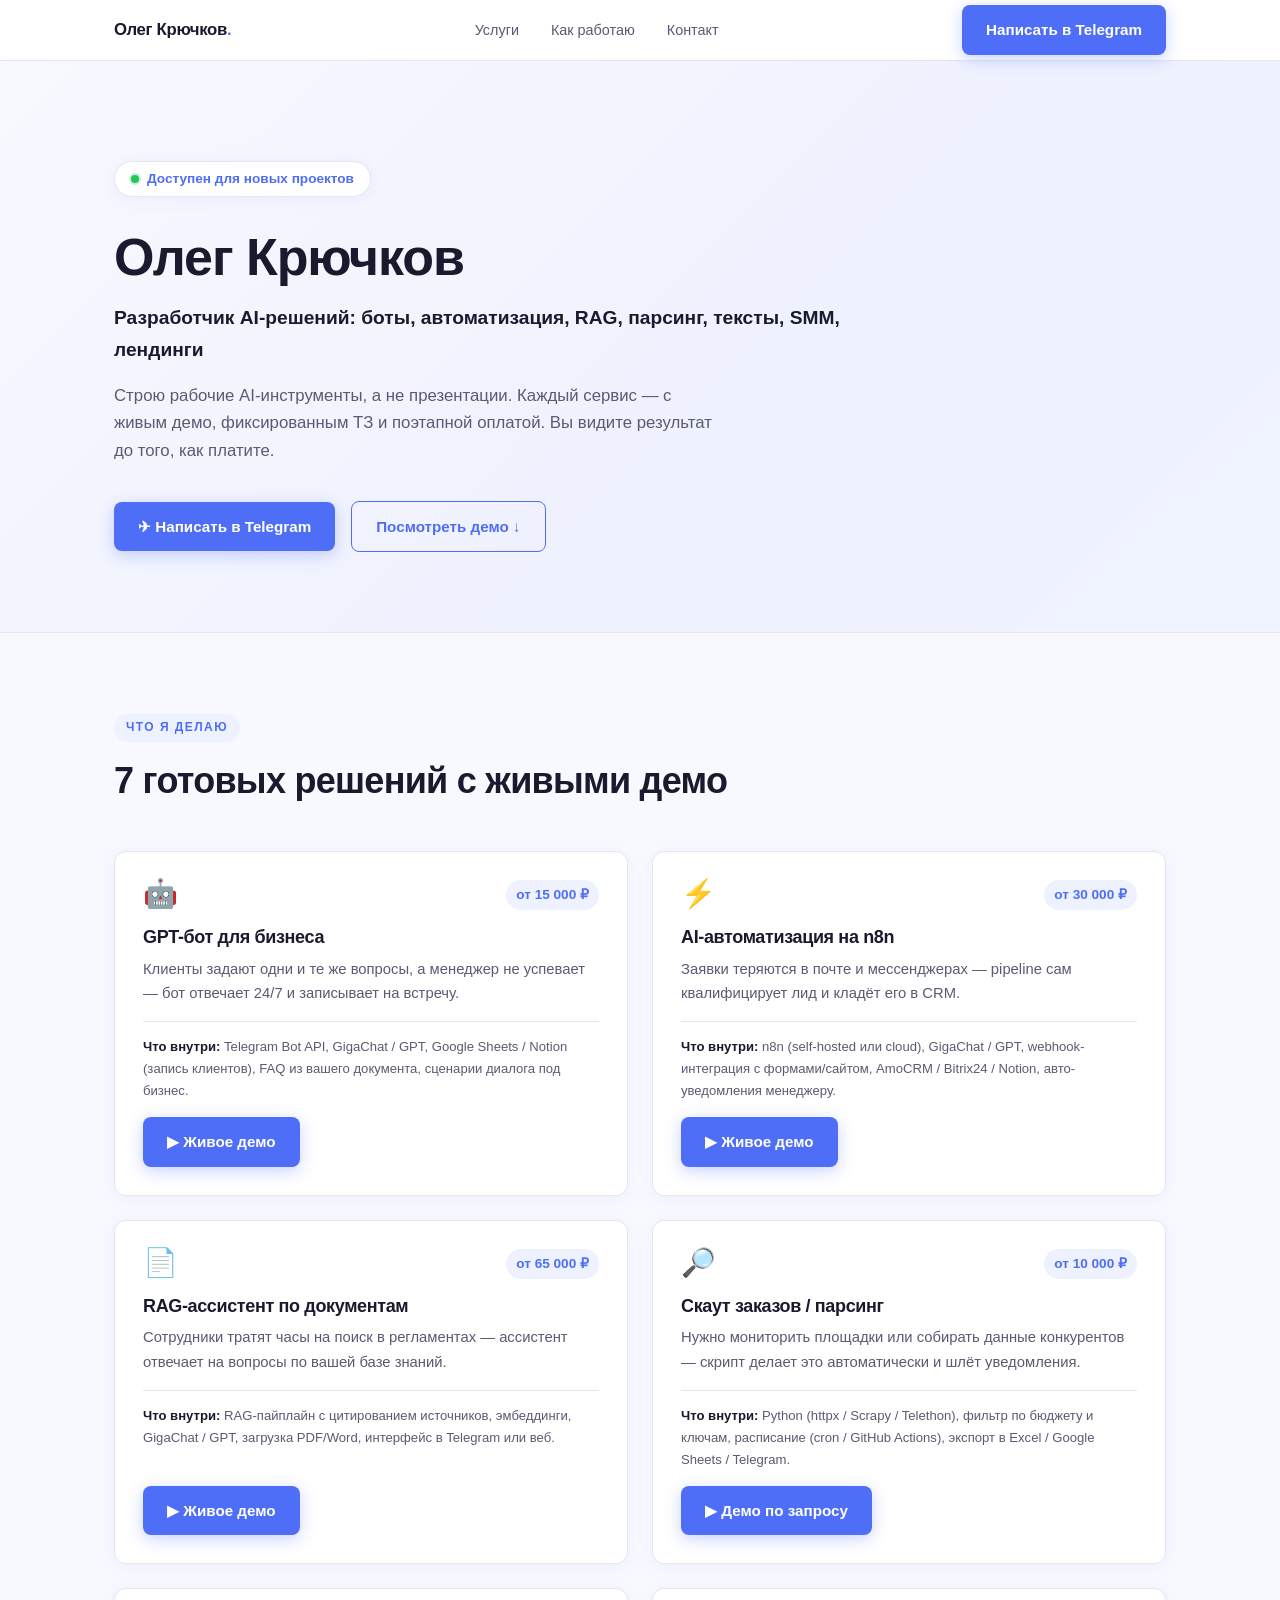
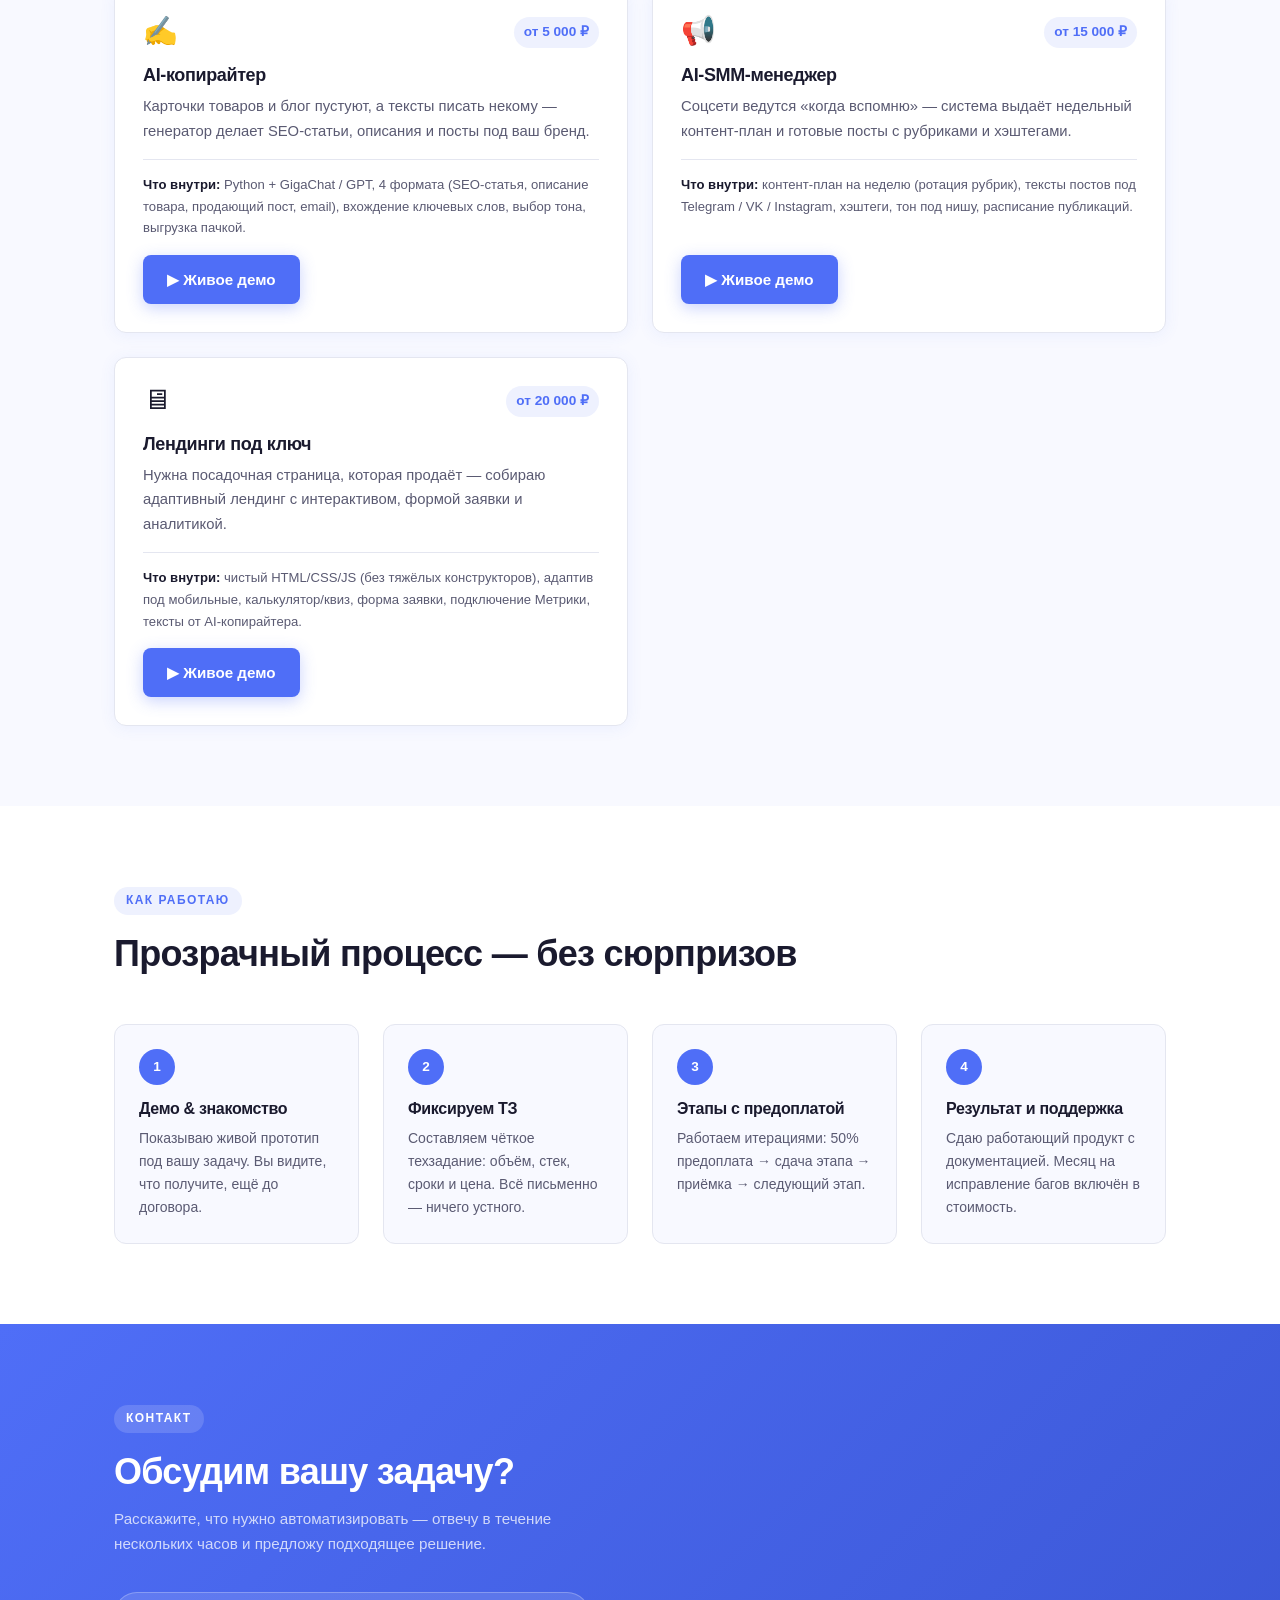
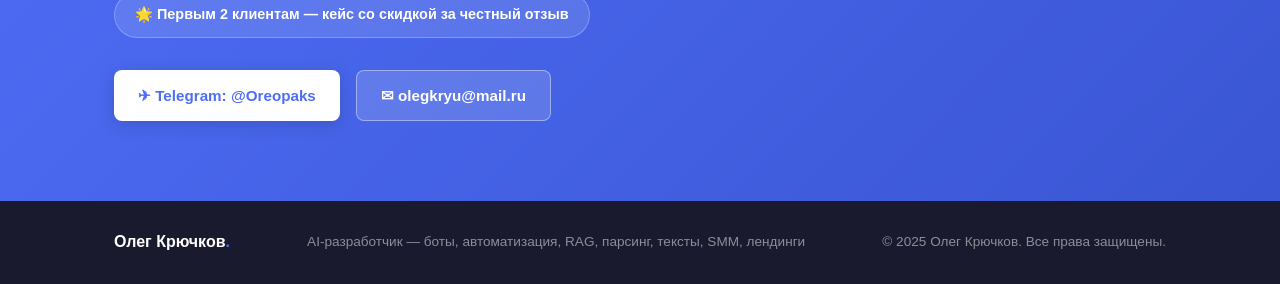
<file: site/index.html>
<!DOCTYPE html>
<html lang="ru">
<head>
  <meta charset="UTF-8">
  <meta name="viewport" content="width=device-width, initial-scale=1.0">
  <meta name="description" content="Разработчик AI-решений: GPT-боты, автоматизация, RAG, парсинг, AI-копирайтинг, SMM и лендинги. Живые демо, фиксированные этапы, результат.">
  <title>Олег Крючков — AI-разработчик | боты, автоматизация, RAG, парсинг, тексты, SMM, лендинги</title>
  <link rel="stylesheet" href="style.css">
</head>
<body>

  <!-- ===== Header ===== -->
  <header>
    <div class="container">
      <nav>
        <a class="nav-logo" href="#hero">Олег Крючков<span>.</span></a>
        <ul class="nav-links">
          <li><a href="#services">Услуги</a></li>
          <li><a href="#process">Как работаю</a></li>
          <li><a href="#contact">Контакт</a></li>
        </ul>
        <a class="btn btn-primary" href="https://t.me/Oreopaks">Написать в Telegram</a>
      </nav>
    </div>
  </header>

  <!-- ===== Hero ===== -->
  <section id="hero">
    <div class="container">
      <div class="hero-inner">
        <div class="hero-badge">Доступен для новых проектов</div>
        <h1 class="hero-title">Олег Крючков</h1>
        <p class="hero-positioning">Разработчик AI-решений: боты, автоматизация, RAG, парсинг, тексты, SMM, лендинги</p>
        <p class="hero-sub">
          Строю рабочие AI-инструменты, а не презентации. Каждый сервис — с живым демо,
          фиксированным ТЗ и поэтапной оплатой. Вы видите результат до того, как платите.
        </p>
        <div class="hero-cta">
          <a class="btn btn-primary" href="https://t.me/Oreopaks">
            &#9992; Написать в Telegram
          </a>
          <a class="btn btn-outline" href="#services">Посмотреть демо ↓</a>
        </div>
      </div>
    </div>
  </section>

  <!-- ===== Services ===== -->
  <section id="services">
    <div class="container">
      <div class="section-title">
        <span class="section-label">Что я делаю</span>
        <h2>7 готовых решений с живыми демо</h2>
      </div>

      <div class="cards-grid">

        <!-- Card 1 -->
        <article class="card">
          <div class="card-header">
            <span class="card-icon">🤖</span>
            <span class="card-price">от 15 000 ₽</span>
          </div>
          <h3>GPT-бот для бизнеса</h3>
          <p class="card-problem">
            Клиенты задают одни и те же вопросы, а менеджер не успевает — бот отвечает 24/7 и записывает на встречу.
          </p>
          <p class="card-stack">
            <strong>Что внутри:</strong> Telegram Bot API, GigaChat / GPT, Google Sheets / Notion (запись клиентов),
            FAQ из вашего документа, сценарии диалога под бизнес.
          </p>
          <div class="card-actions">
            <a class="btn btn-primary" href="https://t.me/kryu_cafe_bot" target="_blank" rel="noopener">&#9654; Живое демо</a>
          </div>
        </article>

        <!-- Card 2 -->
        <article class="card">
          <div class="card-header">
            <span class="card-icon">&#9889;</span>
            <span class="card-price">от 30 000 ₽</span>
          </div>
          <h3>AI-автоматизация на n8n</h3>
          <p class="card-problem">
            Заявки теряются в почте и мессенджерах — pipeline сам квалифицирует лид и кладёт его в CRM.
          </p>
          <p class="card-stack">
            <strong>Что внутри:</strong> n8n (self-hosted или cloud), GigaChat / GPT, webhook-интеграция с формами/сайтом,
            AmoCRM / Bitrix24 / Notion, авто-уведомления менеджеру.
          </p>
          <div class="card-actions">
            <a class="btn btn-primary" href="https://t.me/kryu_lead_bot" target="_blank" rel="noopener">&#9654; Живое демо</a>
          </div>
        </article>

        <!-- Card 3 -->
        <article class="card">
          <div class="card-header">
            <span class="card-icon">&#128196;</span>
            <span class="card-price">от 65 000 ₽</span>
          </div>
          <h3>RAG-ассистент по документам</h3>
          <p class="card-problem">
            Сотрудники тратят часы на поиск в регламентах — ассистент отвечает на вопросы по вашей базе знаний.
          </p>
          <p class="card-stack">
            <strong>Что внутри:</strong> RAG-пайплайн с цитированием источников, эмбеддинги, GigaChat / GPT,
            загрузка PDF/Word, интерфейс в Telegram или веб.
          </p>
          <div class="card-actions">
            <a class="btn btn-primary" href="https://t.me/kryu_rag_bot" target="_blank" rel="noopener">&#9654; Живое демо</a>
          </div>
        </article>

        <!-- Card 4 -->
        <article class="card">
          <div class="card-header">
            <span class="card-icon">&#128270;</span>
            <span class="card-price">от 10 000 ₽</span>
          </div>
          <h3>Скаут заказов / парсинг</h3>
          <p class="card-problem">
            Нужно мониторить площадки или собирать данные конкурентов — скрипт делает это автоматически и шлёт уведомления.
          </p>
          <p class="card-stack">
            <strong>Что внутри:</strong> Python (httpx / Scrapy / Telethon), фильтр по бюджету и ключам, расписание (cron / GitHub Actions),
            экспорт в Excel / Google Sheets / Telegram.
          </p>
          <div class="card-actions">
            <a class="btn btn-primary" href="https://t.me/Oreopaks" target="_blank" rel="noopener">&#9654; Демо по запросу</a>
          </div>
        </article>

        <!-- Card 5 -->
        <article class="card">
          <div class="card-header">
            <span class="card-icon">&#9997;</span>
            <span class="card-price">от 5 000 ₽</span>
          </div>
          <h3>AI-копирайтер</h3>
          <p class="card-problem">
            Карточки товаров и блог пустуют, а тексты писать некому — генератор делает SEO-статьи, описания и посты под ваш бренд.
          </p>
          <p class="card-stack">
            <strong>Что внутри:</strong> Python + GigaChat / GPT, 4 формата (SEO-статья, описание товара, продающий пост, email),
            вхождение ключевых слов, выбор тона, выгрузка пачкой.
          </p>
          <div class="card-actions">
            <a class="btn btn-primary" href="https://t.me/kryu_copy_bot" target="_blank" rel="noopener">&#9654; Живое демо</a>
          </div>
        </article>

        <!-- Card 6 -->
        <article class="card">
          <div class="card-header">
            <span class="card-icon">&#128226;</span>
            <span class="card-price">от 15 000 ₽</span>
          </div>
          <h3>AI-SMM-менеджер</h3>
          <p class="card-problem">
            Соцсети ведутся «когда вспомню» — система выдаёт недельный контент-план и готовые посты с рубриками и хэштегами.
          </p>
          <p class="card-stack">
            <strong>Что внутри:</strong> контент-план на неделю (ротация рубрик), тексты постов под Telegram / VK / Instagram,
            хэштеги, тон под нишу, расписание публикаций.
          </p>
          <div class="card-actions">
            <a class="btn btn-primary" href="https://t.me/kryu_smm_bot" target="_blank" rel="noopener">&#9654; Живое демо</a>
          </div>
        </article>

        <!-- Card 7 -->
        <article class="card">
          <div class="card-header">
            <span class="card-icon">&#128421;</span>
            <span class="card-price">от 20 000 ₽</span>
          </div>
          <h3>Лендинги под ключ</h3>
          <p class="card-problem">
            Нужна посадочная страница, которая продаёт — собираю адаптивный лендинг с интерактивом, формой заявки и аналитикой.
          </p>
          <p class="card-stack">
            <strong>Что внутри:</strong> чистый HTML/CSS/JS (без тяжёлых конструкторов), адаптив под мобильные,
            калькулятор/квиз, форма заявки, подключение Метрики, тексты от AI-копирайтера.
          </p>
          <div class="card-actions">
            <a class="btn btn-primary" href="demo-landing/" target="_blank" rel="noopener">&#9654; Живое демо</a>
          </div>
        </article>

      </div>
    </div>
  </section>

  <!-- ===== Process ===== -->
  <section id="process">
    <div class="container">
      <div class="section-title">
        <span class="section-label">Как работаю</span>
        <h2>Прозрачный процесс — без сюрпризов</h2>
      </div>

      <div class="steps">
        <div class="step">
          <h3>Демо &amp; знакомство</h3>
          <p>Показываю живой прототип под вашу задачу. Вы видите, что получите, ещё до договора.</p>
        </div>
        <div class="step">
          <h3>Фиксируем ТЗ</h3>
          <p>Составляем чёткое техзадание: объём, стек, сроки и цена. Всё письменно — ничего устного.</p>
        </div>
        <div class="step">
          <h3>Этапы с предоплатой</h3>
          <p>Работаем итерациями: 50% предоплата → сдача этапа → приёмка → следующий этап.</p>
        </div>
        <div class="step">
          <h3>Результат и поддержка</h3>
          <p>Сдаю работающий продукт с документацией. Месяц на исправление багов включён в стоимость.</p>
        </div>
      </div>
    </div>
  </section>

  <!-- ===== Contact ===== -->
  <section id="contact">
    <div class="container">
      <span class="section-label">Контакт</span>
      <h2>Обсудим вашу задачу?</h2>
      <p class="contact-note">
        Расскажите, что нужно автоматизировать — отвечу в течение нескольких часов и предложу подходящее решение.
      </p>
      <div class="contact-promo">
        &#127775; Первым 2 клиентам — кейс со скидкой за честный отзыв
      </div>
      <div class="contact-links">
        <a class="btn btn-white" href="https://t.me/Oreopaks" target="_blank" rel="noopener">
          &#9992; Telegram: @Oreopaks
        </a>
        <a class="btn btn-ghost-white" href="mailto:olegkryu@mail.ru">
          ✉ olegkryu@mail.ru
        </a>
      </div>
    </div>
  </section>

  <!-- ===== Footer ===== -->
  <footer>
    <div class="container">
      <div class="footer-inner">
        <span class="footer-logo">Олег Крючков<span>.</span></span>
        <span>AI-разработчик &mdash; боты, автоматизация, RAG, парсинг, тексты, SMM, лендинги</span>
        <span>&copy; 2025 Олег Крючков. Все права защищены.</span>
      </div>
    </div>
  </footer>

</body>
</html>
</file>
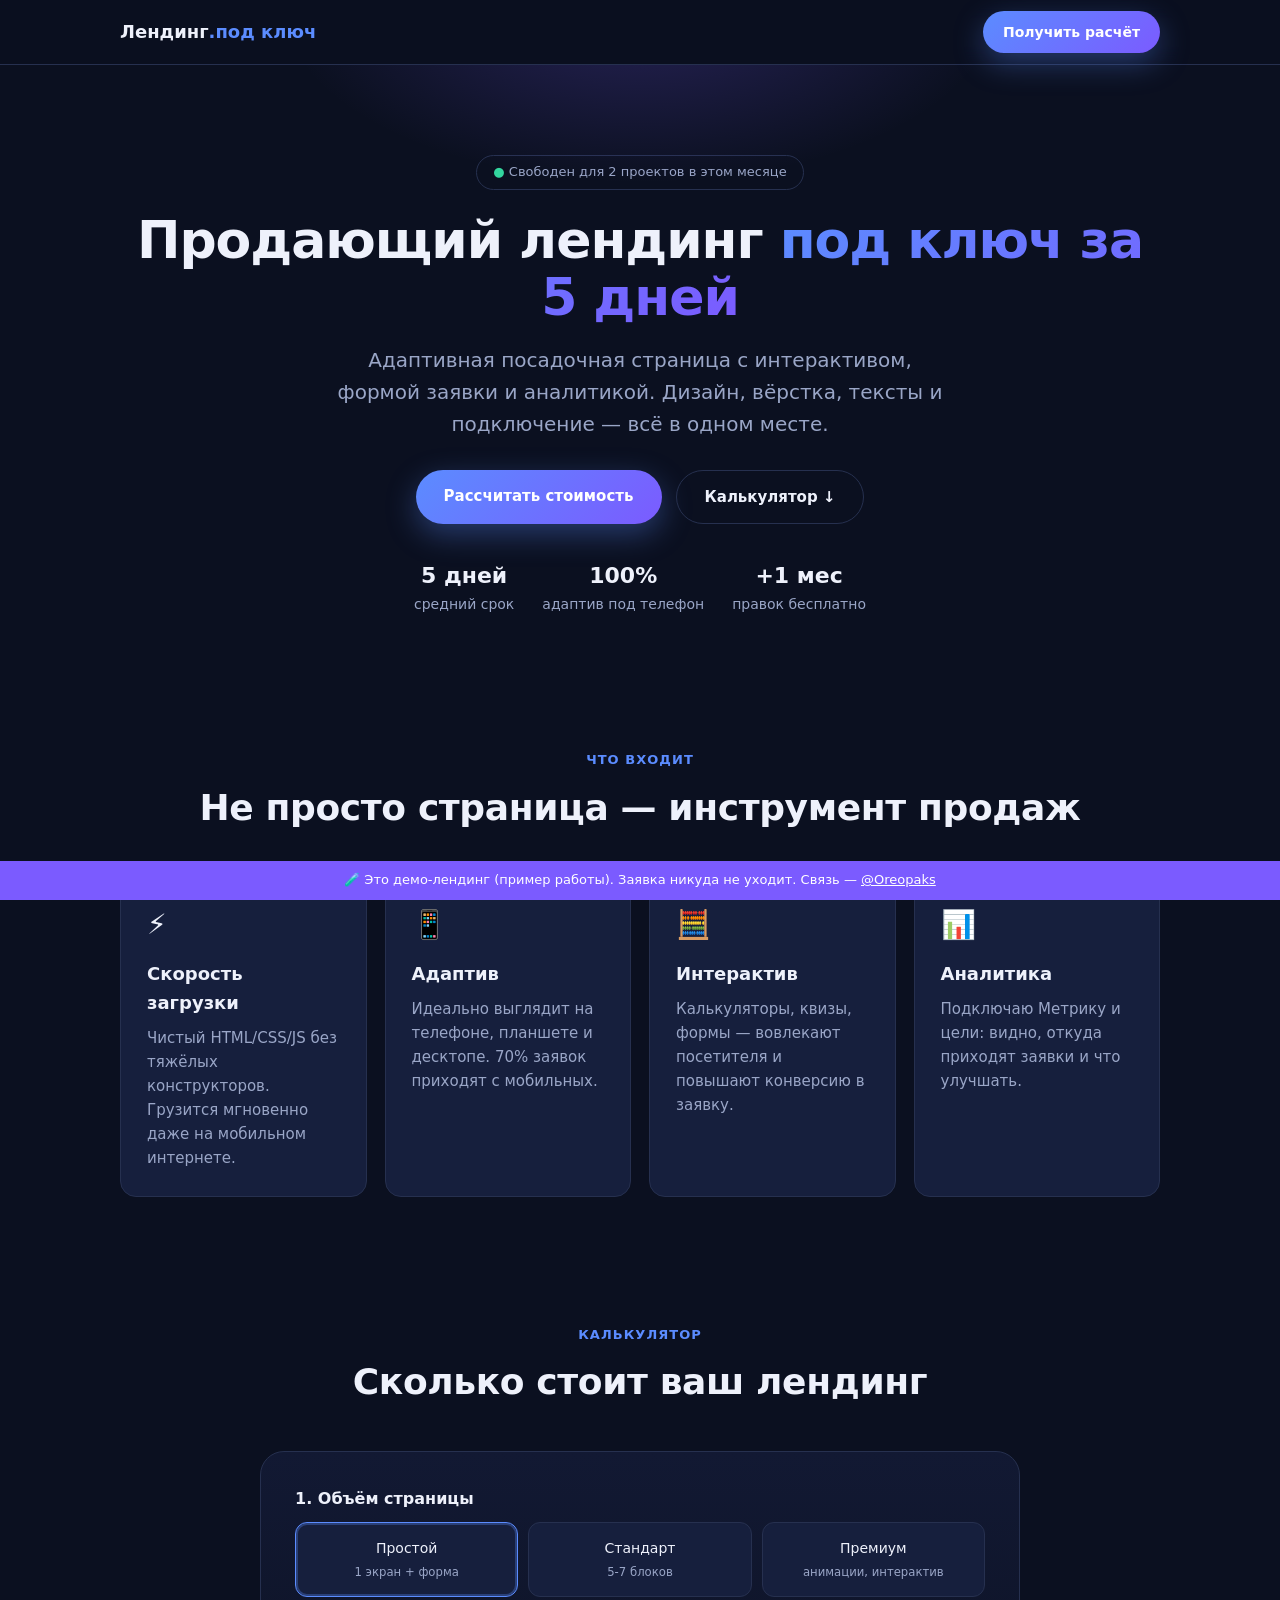
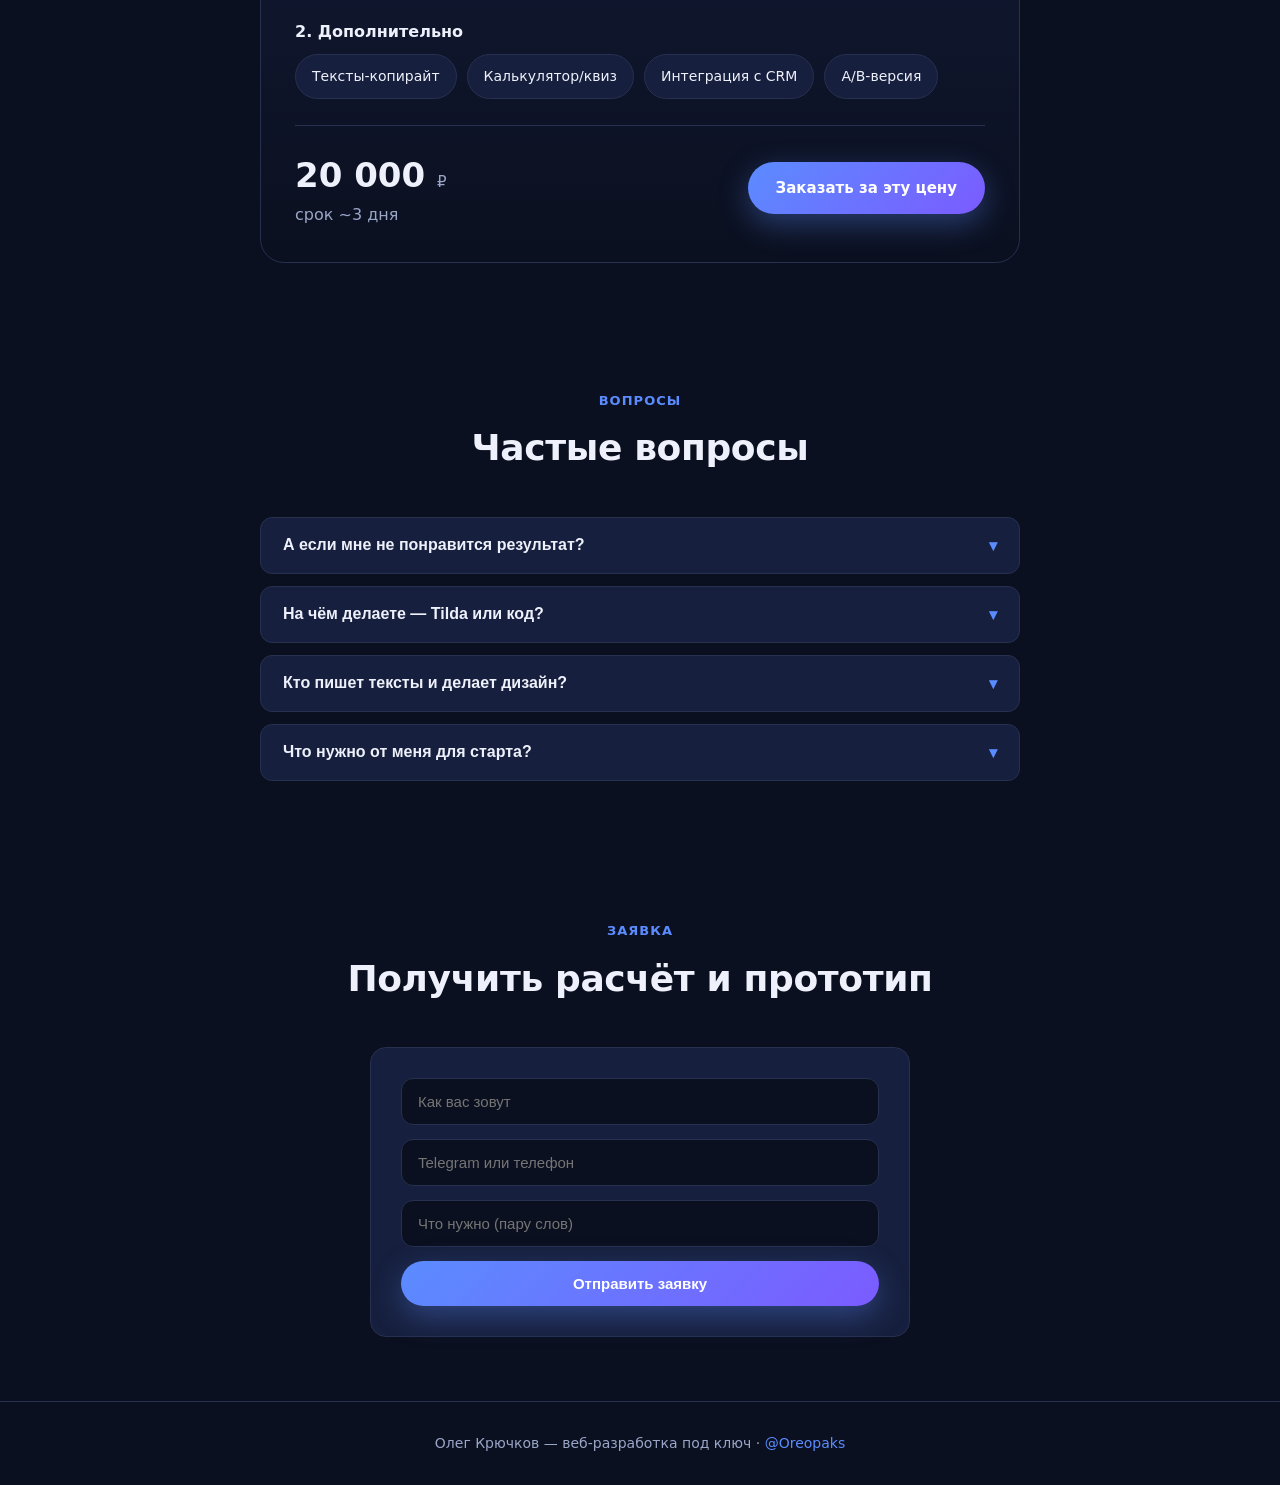
<file: site/demo-landing/index.html>
<!DOCTYPE html>
<html lang="ru">
<head>
<meta charset="UTF-8">
<meta name="viewport" content="width=device-width, initial-scale=1.0">
<meta name="description" content="Демо-лендинг: адаптивная посадочная страница с интерактивным калькулятором стоимости, формой заявки и анимациями. Пример веб-разработки Олега Крючкова.">
<title>Лендинг под ключ за 5 дней — демо · Олег Крючков</title>
<style>
  :root{
    --bg:#0b1020; --bg2:#121933; --card:#161f3d; --line:#26304f;
    --txt:#eef1fb; --mut:#9aa6c7; --acc:#5b8cff; --acc2:#7b5bff; --ok:#33d69f;
    --rad:16px; --max:1080px;
  }
  *{box-sizing:border-box;margin:0;padding:0}
  html{scroll-behavior:smooth}
  body{font-family:'Segoe UI',system-ui,-apple-system,Roboto,sans-serif;background:var(--bg);color:var(--txt);line-height:1.6;-webkit-font-smoothing:antialiased}
  .wrap{max-width:var(--max);margin:0 auto;padding:0 20px}
  a{color:inherit;text-decoration:none}
  .btn{display:inline-block;padding:14px 28px;border-radius:999px;font-weight:600;cursor:pointer;border:none;transition:transform .15s,box-shadow .15s;font-size:15px}
  .btn-primary{background:linear-gradient(135deg,var(--acc),var(--acc2));color:#fff;box-shadow:0 10px 30px rgba(91,140,255,.35)}
  .btn-primary:hover{transform:translateY(-2px);box-shadow:0 14px 38px rgba(91,140,255,.5)}
  .btn-ghost{background:transparent;border:1px solid var(--line);color:var(--txt)}
  .btn-ghost:hover{border-color:var(--acc)}

  /* nav */
  nav{position:sticky;top:0;z-index:20;background:rgba(11,16,32,.8);backdrop-filter:blur(10px);border-bottom:1px solid var(--line)}
  nav .wrap{display:flex;align-items:center;justify-content:space-between;height:64px}
  .logo{font-weight:800;font-size:18px}
  .logo span{color:var(--acc)}
  .nav-cta{padding:10px 20px;font-size:14px}

  /* hero */
  .hero{position:relative;padding:90px 0 70px;text-align:center;overflow:hidden}
  .hero::before{content:"";position:absolute;inset:0;background:radial-gradient(600px 300px at 50% -10%,rgba(123,91,255,.25),transparent 60%);pointer-events:none}
  .badge{display:inline-block;padding:6px 16px;border:1px solid var(--line);border-radius:999px;color:var(--mut);font-size:13px;margin-bottom:22px}
  .badge b{color:var(--ok)}
  h1{font-size:clamp(30px,6vw,52px);line-height:1.1;letter-spacing:-.02em;margin-bottom:18px}
  h1 .grad{background:linear-gradient(135deg,var(--acc),var(--acc2));-webkit-background-clip:text;background-clip:text;color:transparent}
  .lead{font-size:clamp(16px,2.4vw,20px);color:var(--mut);max-width:620px;margin:0 auto 30px}
  .hero-cta{display:flex;gap:14px;justify-content:center;flex-wrap:wrap}
  .trust{margin-top:34px;display:flex;gap:28px;justify-content:center;flex-wrap:wrap;color:var(--mut);font-size:14px}
  .trust b{color:var(--txt);font-size:22px;display:block}

  section{padding:64px 0}
  .eyebrow{color:var(--acc);font-weight:700;font-size:13px;letter-spacing:.08em;text-transform:uppercase;text-align:center}
  h2{font-size:clamp(24px,4vw,36px);text-align:center;margin:8px 0 40px;letter-spacing:-.01em}

  /* features */
  .grid{display:grid;grid-template-columns:repeat(auto-fit,minmax(240px,1fr));gap:18px}
  .feat{background:var(--card);border:1px solid var(--line);border-radius:var(--rad);padding:26px;transition:transform .2s,border-color .2s}
  .feat:hover{transform:translateY(-4px);border-color:var(--acc)}
  .feat .ic{font-size:28px;margin-bottom:12px}
  .feat h3{font-size:18px;margin-bottom:8px}
  .feat p{color:var(--mut);font-size:15px}

  /* calculator */
  .calc{background:linear-gradient(180deg,var(--bg2),var(--bg));border:1px solid var(--line);border-radius:24px;padding:34px;max-width:760px;margin:0 auto}
  .calc-row{margin-bottom:22px}
  .calc-row label{display:block;margin-bottom:10px;font-weight:600}
  .opts{display:flex;gap:10px;flex-wrap:wrap}
  .opt{flex:1 1 140px;padding:14px;border:1px solid var(--line);border-radius:12px;background:var(--card);cursor:pointer;text-align:center;transition:.15s;font-size:14px}
  .opt small{display:block;color:var(--mut);margin-top:4px}
  .opt.active{border-color:var(--acc);box-shadow:0 0 0 2px rgba(91,140,255,.3) inset}
  .toggles{display:flex;gap:10px;flex-wrap:wrap}
  .chip{padding:10px 16px;border:1px solid var(--line);border-radius:999px;background:var(--card);cursor:pointer;font-size:14px;transition:.15s;user-select:none}
  .chip.active{border-color:var(--ok);color:var(--ok)}
  .total{display:flex;align-items:center;justify-content:space-between;margin-top:26px;padding-top:22px;border-top:1px solid var(--line);flex-wrap:wrap;gap:14px}
  .total .price{font-size:34px;font-weight:800}
  .total .price small{font-size:15px;color:var(--mut);font-weight:500}
  .total .days{color:var(--mut)}

  /* faq */
  .faq{max-width:760px;margin:0 auto}
  .qa{border:1px solid var(--line);border-radius:12px;margin-bottom:12px;overflow:hidden;background:var(--card)}
  .qa button{width:100%;text-align:left;padding:18px 22px;background:none;border:none;color:var(--txt);font-size:16px;font-weight:600;cursor:pointer;display:flex;justify-content:space-between;align-items:center;gap:12px}
  .qa .ans{max-height:0;overflow:hidden;transition:max-height .3s ease;color:var(--mut)}
  .qa .ans p{padding:0 22px 18px}
  .qa.open .ans{max-height:200px}
  .qa .arr{transition:transform .3s;color:var(--acc)}
  .qa.open .arr{transform:rotate(180deg)}

  /* form */
  .lead-form{max-width:540px;margin:0 auto;background:var(--card);border:1px solid var(--line);border-radius:var(--rad);padding:30px}
  .lead-form input{width:100%;padding:14px 16px;margin-bottom:14px;border-radius:12px;border:1px solid var(--line);background:var(--bg);color:var(--txt);font-size:15px}
  .lead-form input:focus{outline:none;border-color:var(--acc)}
  .lead-form .btn{width:100%}
  .form-ok{display:none;text-align:center;color:var(--ok);font-weight:600;padding:14px}
  .err{border-color:#ff6b6b!important}

  footer{border-top:1px solid var(--line);padding:30px 0;text-align:center;color:var(--mut);font-size:14px}
  .demo-note{position:fixed;left:0;right:0;bottom:0;background:var(--acc2);color:#fff;text-align:center;padding:9px;font-size:13px;z-index:30}
  .demo-note a{text-decoration:underline}
  .reveal{opacity:0;transform:translateY(24px);transition:opacity .6s,transform .6s}
  .reveal.in{opacity:1;transform:none}
  @media(max-width:560px){.trust{gap:18px}.nav-cta{display:none}}
</style>
</head>
<body>

<nav><div class="wrap">
  <a class="logo" href="#top">Лендинг<span>.под ключ</span></a>
  <a class="btn btn-primary nav-cta" href="#zayavka">Получить расчёт</a>
</div></nav>

<header class="hero" id="top"><div class="wrap">
  <div class="badge"><b>●</b> Свободен для 2 проектов в этом месяце</div>
  <h1>Продающий лендинг <span class="grad">под ключ за 5 дней</span></h1>
  <p class="lead">Адаптивная посадочная страница с интерактивом, формой заявки и аналитикой. Дизайн, вёрстка, тексты и подключение — всё в одном месте.</p>
  <div class="hero-cta">
    <a class="btn btn-primary" href="#zayavka">Рассчитать стоимость</a>
    <a class="btn btn-ghost" href="#calc">Калькулятор ↓</a>
  </div>
  <div class="trust">
    <div><b>5 дней</b>средний срок</div>
    <div><b>100%</b>адаптив под телефон</div>
    <div><b>+1 мес</b>правок бесплатно</div>
  </div>
</div></header>

<section><div class="wrap">
  <div class="eyebrow">Что входит</div>
  <h2>Не просто страница — инструмент продаж</h2>
  <div class="grid">
    <div class="feat reveal"><div class="ic">⚡</div><h3>Скорость загрузки</h3><p>Чистый HTML/CSS/JS без тяжёлых конструкторов. Грузится мгновенно даже на мобильном интернете.</p></div>
    <div class="feat reveal"><div class="ic">📱</div><h3>Адаптив</h3><p>Идеально выглядит на телефоне, планшете и десктопе. 70% заявок приходят с мобильных.</p></div>
    <div class="feat reveal"><div class="ic">🧮</div><h3>Интерактив</h3><p>Калькуляторы, квизы, формы — вовлекают посетителя и повышают конверсию в заявку.</p></div>
    <div class="feat reveal"><div class="ic">📊</div><h3>Аналитика</h3><p>Подключаю Метрику и цели: видно, откуда приходят заявки и что улучшать.</p></div>
  </div>
</div></section>

<section id="calc"><div class="wrap">
  <div class="eyebrow">Калькулятор</div>
  <h2>Сколько стоит ваш лендинг</h2>
  <div class="calc">
    <div class="calc-row">
      <label>1. Объём страницы</label>
      <div class="opts" id="size">
        <div class="opt active" data-price="20000" data-days="3">Простой<small>1 экран + форма</small></div>
        <div class="opt" data-price="40000" data-days="5">Стандарт<small>5-7 блоков</small></div>
        <div class="opt" data-price="70000" data-days="8">Премиум<small>анимации, интерактив</small></div>
      </div>
    </div>
    <div class="calc-row">
      <label>2. Дополнительно</label>
      <div class="toggles" id="extras">
        <div class="chip" data-price="8000" data-days="1">Тексты-копирайт</div>
        <div class="chip" data-price="6000" data-days="1">Калькулятор/квиз</div>
        <div class="chip" data-price="5000" data-days="1">Интеграция с CRM</div>
        <div class="chip" data-price="4000" data-days="1">A/B-версия</div>
      </div>
    </div>
    <div class="total">
      <div>
        <div class="price" id="price">20 000 <small>₽</small></div>
        <div class="days" id="days">срок ~3 дня</div>
      </div>
      <a class="btn btn-primary" href="#zayavka">Заказать за эту цену</a>
    </div>
  </div>
</div></section>

<section><div class="wrap">
  <div class="eyebrow">Вопросы</div>
  <h2>Частые вопросы</h2>
  <div class="faq" id="faq">
    <div class="qa"><button>А если мне не понравится результат? <span class="arr">▾</span></button><div class="ans"><p>Работаем по этапам с предоплатой 50%. Сначала согласуем прототип и тексты — вы видите структуру до вёрстки. Месяц правок после сдачи включён в цену.</p></div></div>
    <div class="qa"><button>На чём делаете — Tilda или код? <span class="arr">▾</span></button><div class="ans"><p>Чистый код (HTML/CSS/JS) — он быстрее, легче, без абонентской платы за конструктор и полностью ваш. По желанию соберу и на Tilda/WordPress.</p></div></div>
    <div class="qa"><button>Кто пишет тексты и делает дизайн? <span class="arr">▾</span></button><div class="ans"><p>Тексты — через AI-копирайтер с моей вычиткой под ваш оффер. Дизайн — по современным шаблонам, адаптирую под ваш бренд и цвета.</p></div></div>
    <div class="qa"><button>Что нужно от меня для старта? <span class="arr">▾</span></button><div class="ans"><p>Короткий бриф: что продаёте, кому, ваши контакты и пожелания. Остальное соберём на 15-минутном созвоне.</p></div></div>
  </div>
</div></section>

<section id="zayavka"><div class="wrap">
  <div class="eyebrow">Заявка</div>
  <h2>Получить расчёт и прототип</h2>
  <form class="lead-form" id="form" novalidate>
    <input type="text" id="name" placeholder="Как вас зовут" autocomplete="name">
    <input type="text" id="contact" placeholder="Telegram или телефон" autocomplete="off">
    <input type="text" id="task" placeholder="Что нужно (пару слов)">
    <button class="btn btn-primary" type="submit">Отправить заявку</button>
    <div class="form-ok" id="ok">✓ Заявка принята! Свяжусь с вами в течение пары часов.</div>
  </form>
</div></section>

<footer><div class="wrap">
  Олег Крючков — веб-разработка под ключ · <a href="https://t.me/Oreopaks" style="color:var(--acc)">@Oreopaks</a>
</div></footer>

<div class="demo-note">🧪 Это демо-лендинг (пример работы). Заявка никуда не уходит. Связь — <a href="https://t.me/Oreopaks">@Oreopaks</a></div>

<script>
// ---- Калькулятор стоимости ----
var BASE_PHONE = 0; // расчёт идёт в браузере, без бэкенда
function fmt(n){return n.toLocaleString('ru-RU')}
function recalc(){
  var size=document.querySelector('#size .opt.active');
  var price=+size.dataset.price, days=+size.dataset.days;
  document.querySelectorAll('#extras .chip.active').forEach(function(c){
    price+=+c.dataset.price; days+=+c.dataset.days;
  });
  document.getElementById('price').innerHTML=fmt(price)+' <small>₽</small>';
  document.getElementById('days').textContent='срок ~'+days+' '+plural(days,['день','дня','дней']);
}
function plural(n,f){var n10=n%10,n100=n%100;return n10==1&&n100!=11?f[0]:(n10>=2&&n10<=4&&(n100<10||n100>=20)?f[1]:f[2])}
document.querySelectorAll('#size .opt').forEach(function(o){
  o.addEventListener('click',function(){
    document.querySelectorAll('#size .opt').forEach(function(x){x.classList.remove('active')});
    o.classList.add('active');recalc();
  });
});
document.querySelectorAll('#extras .chip').forEach(function(c){
  c.addEventListener('click',function(){c.classList.toggle('active');recalc()});
});

// ---- FAQ аккордеон ----
document.querySelectorAll('#faq .qa button').forEach(function(b){
  b.addEventListener('click',function(){b.parentElement.classList.toggle('open')});
});

// ---- Форма (фронт-валидация, без отправки) ----
document.getElementById('form').addEventListener('submit',function(e){
  e.preventDefault();
  var ok=true;
  ['name','contact'].forEach(function(id){
    var el=document.getElementById(id);
    if(!el.value.trim()){el.classList.add('err');ok=false}else{el.classList.remove('err')}
  });
  if(!ok)return;
  this.querySelectorAll('input,button[type=submit]').forEach(function(x){x.style.display='none'});
  document.getElementById('ok').style.display='block';
});

// ---- Reveal-анимация при скролле ----
var io=new IntersectionObserver(function(es){es.forEach(function(e){if(e.isIntersecting)e.target.classList.add('in')})},{threshold:.15});
document.querySelectorAll('.reveal').forEach(function(el){io.observe(el)});
</script>
</body>
</html>
</file>
<file: site/style.css>
/* ===== Reset & Base ===== */
*, *::before, *::after {
  box-sizing: border-box;
  margin: 0;
  padding: 0;
}

:root {
  --accent: #4f6ef7;
  --accent-hover: #3a56d4;
  --accent-light: #eef1fe;
  --text: #1a1a2e;
  --text-muted: #5a5a72;
  --bg: #ffffff;
  --bg-alt: #f8f9ff;
  --border: #e4e6f0;
  --card-shadow: 0 2px 16px rgba(79, 110, 247, 0.08);
  --radius: 12px;
  --font: -apple-system, BlinkMacSystemFont, "Segoe UI", Roboto, "Helvetica Neue", Arial, sans-serif;
  --max-width: 1100px;
}

html {
  scroll-behavior: smooth;
  font-size: 16px;
}

body {
  font-family: var(--font);
  color: var(--text);
  background: var(--bg);
  line-height: 1.65;
  -webkit-font-smoothing: antialiased;
}

a {
  color: var(--accent);
  text-decoration: none;
}

a:hover {
  color: var(--accent-hover);
  text-decoration: underline;
}

img { display: block; max-width: 100%; }

/* ===== Layout ===== */
.container {
  max-width: var(--max-width);
  margin: 0 auto;
  padding: 0 24px;
}

section {
  padding: 80px 0;
}

/* ===== Typography ===== */
h1, h2, h3 {
  line-height: 1.25;
  letter-spacing: -0.02em;
}

h1 { font-size: clamp(2rem, 5vw, 3.25rem); font-weight: 800; }
h2 { font-size: clamp(1.5rem, 3vw, 2.25rem); font-weight: 700; }
h3 { font-size: 1.125rem; font-weight: 700; }

.section-label {
  display: inline-block;
  font-size: 0.75rem;
  font-weight: 700;
  letter-spacing: 0.12em;
  text-transform: uppercase;
  color: var(--accent);
  background: var(--accent-light);
  padding: 4px 12px;
  border-radius: 100px;
  margin-bottom: 16px;
}

.section-title {
  margin-bottom: 48px;
}

/* ===== Buttons ===== */
.btn {
  display: inline-flex;
  align-items: center;
  gap: 8px;
  padding: 12px 24px;
  border-radius: 8px;
  font-weight: 600;
  font-size: 0.95rem;
  cursor: pointer;
  transition: background 0.2s, transform 0.1s, box-shadow 0.2s;
  border: none;
  text-decoration: none;
}

.btn:hover { text-decoration: none; }

.btn-primary {
  background: var(--accent);
  color: #fff;
  box-shadow: 0 4px 16px rgba(79, 110, 247, 0.3);
}

.btn-primary:hover {
  background: var(--accent-hover);
  color: #fff;
  box-shadow: 0 6px 20px rgba(79, 110, 247, 0.4);
  transform: translateY(-1px);
}

.btn-outline {
  background: transparent;
  color: var(--accent);
  border: 1.5px solid var(--accent);
}

.btn-outline:hover {
  background: var(--accent-light);
  color: var(--accent-hover);
}

.btn-ghost {
  background: transparent;
  color: var(--text-muted);
  font-weight: 500;
  font-size: 0.875rem;
  padding: 8px 0;
}

.btn-ghost:hover {
  color: var(--accent);
}

/* ===== Header / Nav ===== */
header {
  position: sticky;
  top: 0;
  z-index: 100;
  background: rgba(255,255,255,0.9);
  backdrop-filter: blur(12px);
  border-bottom: 1px solid var(--border);
}

nav {
  display: flex;
  align-items: center;
  justify-content: space-between;
  height: 60px;
}

.nav-logo {
  font-weight: 800;
  font-size: 1.05rem;
  color: var(--text);
  letter-spacing: -0.02em;
}

.nav-logo span { color: var(--accent); }

.nav-links {
  display: flex;
  gap: 32px;
  list-style: none;
}

.nav-links a {
  font-size: 0.9rem;
  font-weight: 500;
  color: var(--text-muted);
}

.nav-links a:hover {
  color: var(--accent);
  text-decoration: none;
}

/* ===== Hero ===== */
#hero {
  padding: 100px 0 80px;
  background: linear-gradient(135deg, #f8f9ff 0%, #eef1fe 60%, #f0f4ff 100%);
  border-bottom: 1px solid var(--border);
}

.hero-inner {
  max-width: 760px;
}

.hero-badge {
  display: inline-flex;
  align-items: center;
  gap: 8px;
  font-size: 0.85rem;
  font-weight: 600;
  color: var(--accent);
  background: white;
  border: 1.5px solid var(--border);
  border-radius: 100px;
  padding: 6px 16px;
  margin-bottom: 28px;
  box-shadow: var(--card-shadow);
}

.hero-badge::before {
  content: "";
  display: inline-block;
  width: 8px;
  height: 8px;
  border-radius: 50%;
  background: #22c55e;
  box-shadow: 0 0 0 2px rgba(34,197,94,0.25);
}

.hero-title {
  margin-bottom: 12px;
  color: var(--text);
}

.hero-title .accent { color: var(--accent); }

.hero-positioning {
  font-size: clamp(1rem, 2vw, 1.2rem);
  font-weight: 600;
  color: var(--text);
  margin-bottom: 16px;
}

.hero-sub {
  font-size: 1.05rem;
  color: var(--text-muted);
  max-width: 600px;
  margin-bottom: 36px;
}

.hero-cta {
  display: flex;
  gap: 16px;
  flex-wrap: wrap;
  align-items: center;
}

/* ===== Services Grid ===== */
#services {
  background: var(--bg-alt);
}

.cards-grid {
  display: grid;
  grid-template-columns: repeat(2, 1fr);
  gap: 24px;
}

.card {
  background: var(--bg);
  border: 1px solid var(--border);
  border-radius: var(--radius);
  padding: 28px;
  display: flex;
  flex-direction: column;
  gap: 16px;
  box-shadow: var(--card-shadow);
  transition: box-shadow 0.2s, transform 0.2s;
}

.card:hover {
  box-shadow: 0 8px 32px rgba(79, 110, 247, 0.14);
  transform: translateY(-2px);
}

.card-header {
  display: flex;
  align-items: flex-start;
  justify-content: space-between;
  gap: 12px;
}

.card-icon {
  font-size: 1.75rem;
  line-height: 1;
  flex-shrink: 0;
}

.card-price {
  font-size: 0.85rem;
  font-weight: 700;
  color: var(--accent);
  background: var(--accent-light);
  padding: 4px 10px;
  border-radius: 100px;
  white-space: nowrap;
  flex-shrink: 0;
}

.card h3 {
  color: var(--text);
}

.card-problem {
  font-size: 0.925rem;
  color: var(--text-muted);
  margin-top: -8px;
}

.card-stack {
  font-size: 0.82rem;
  color: var(--text-muted);
  border-top: 1px solid var(--border);
  padding-top: 14px;
}

.card-stack strong {
  color: var(--text);
  font-weight: 600;
}

.card-actions {
  display: flex;
  gap: 12px;
  flex-wrap: wrap;
  margin-top: auto;
}

/* ===== How I Work ===== */
#process {
  background: var(--bg);
}

.steps {
  display: grid;
  grid-template-columns: repeat(4, 1fr);
  gap: 24px;
  counter-reset: step;
}

.step {
  position: relative;
  padding: 24px;
  background: var(--bg-alt);
  border: 1px solid var(--border);
  border-radius: var(--radius);
  counter-increment: step;
}

.step::before {
  content: counter(step);
  display: inline-flex;
  align-items: center;
  justify-content: center;
  width: 36px;
  height: 36px;
  border-radius: 50%;
  background: var(--accent);
  color: white;
  font-size: 0.85rem;
  font-weight: 800;
  margin-bottom: 14px;
}

.step h3 {
  font-size: 1rem;
  margin-bottom: 8px;
}

.step p {
  font-size: 0.875rem;
  color: var(--text-muted);
}

/* ===== Contact ===== */
#contact {
  background: linear-gradient(135deg, #4f6ef7 0%, #3a56d4 100%);
  color: white;
}

#contact .section-label {
  background: rgba(255,255,255,0.15);
  color: white;
}

#contact h2 {
  color: white;
  margin-bottom: 12px;
}

.contact-note {
  font-size: 0.95rem;
  color: rgba(255,255,255,0.75);
  margin-bottom: 36px;
  max-width: 500px;
}

.contact-promo {
  display: inline-flex;
  align-items: center;
  gap: 10px;
  background: rgba(255,255,255,0.12);
  border: 1px solid rgba(255,255,255,0.25);
  border-radius: 100px;
  padding: 10px 20px;
  font-size: 0.9rem;
  font-weight: 600;
  color: white;
  margin-bottom: 32px;
}

.contact-links {
  display: flex;
  gap: 16px;
  flex-wrap: wrap;
}

.btn-white {
  background: white;
  color: var(--accent);
  box-shadow: 0 4px 16px rgba(0,0,0,0.15);
}

.btn-white:hover {
  background: #f0f4ff;
  color: var(--accent-hover);
}

.btn-ghost-white {
  background: rgba(255,255,255,0.15);
  color: white;
  border: 1.5px solid rgba(255,255,255,0.4);
}

.btn-ghost-white:hover {
  background: rgba(255,255,255,0.25);
  color: white;
}

/* ===== Footer ===== */
footer {
  background: var(--text);
  color: rgba(255,255,255,0.5);
  padding: 28px 0;
}

.footer-inner {
  display: flex;
  align-items: center;
  justify-content: space-between;
  gap: 16px;
  flex-wrap: wrap;
  font-size: 0.85rem;
}

.footer-logo {
  font-weight: 800;
  color: white;
  font-size: 1rem;
}

.footer-logo span { color: var(--accent); }

/* ===== Responsive ===== */
@media (max-width: 900px) {
  .steps {
    grid-template-columns: repeat(2, 1fr);
  }
}

@media (max-width: 680px) {
  section { padding: 56px 0; }

  #hero { padding: 64px 0 56px; }

  .nav-links { display: none; }

  .cards-grid {
    grid-template-columns: 1fr;
  }

  .steps {
    grid-template-columns: 1fr;
  }

  .footer-inner {
    flex-direction: column;
    text-align: center;
  }
}
</file>
